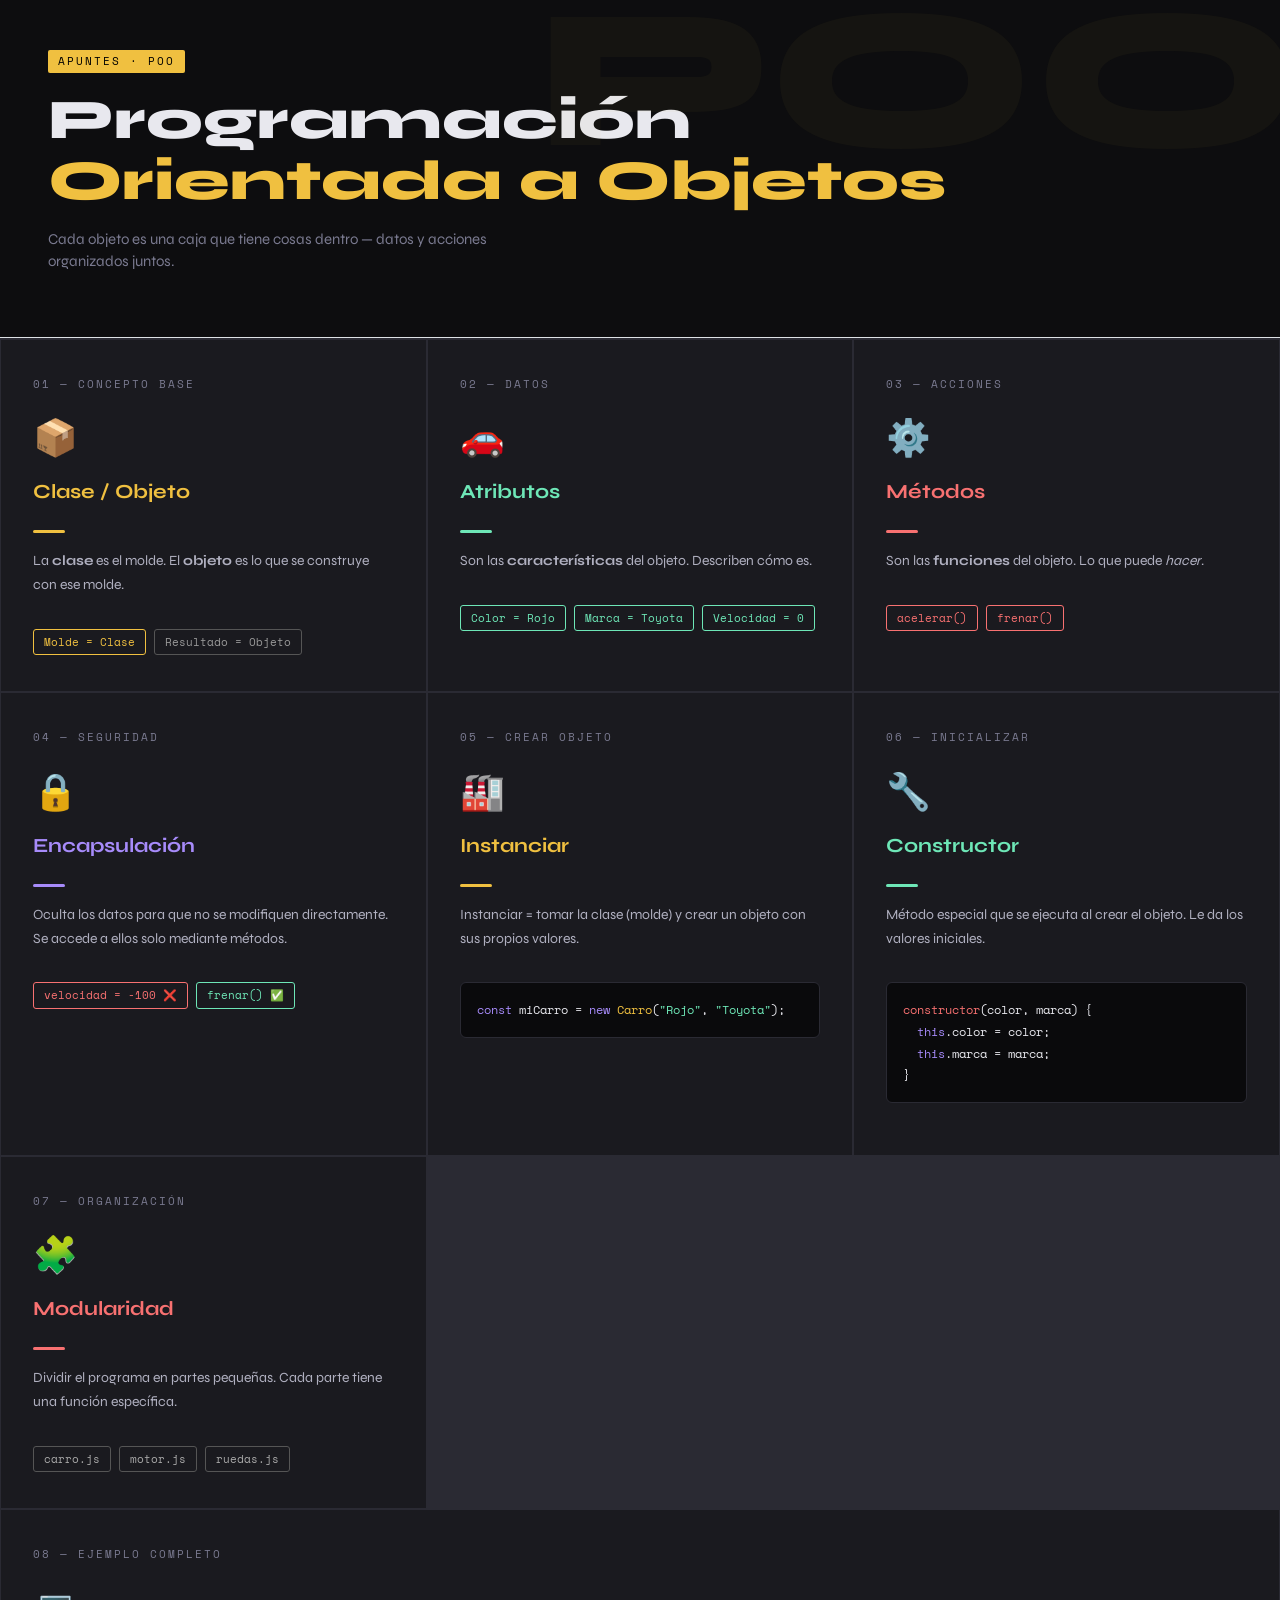
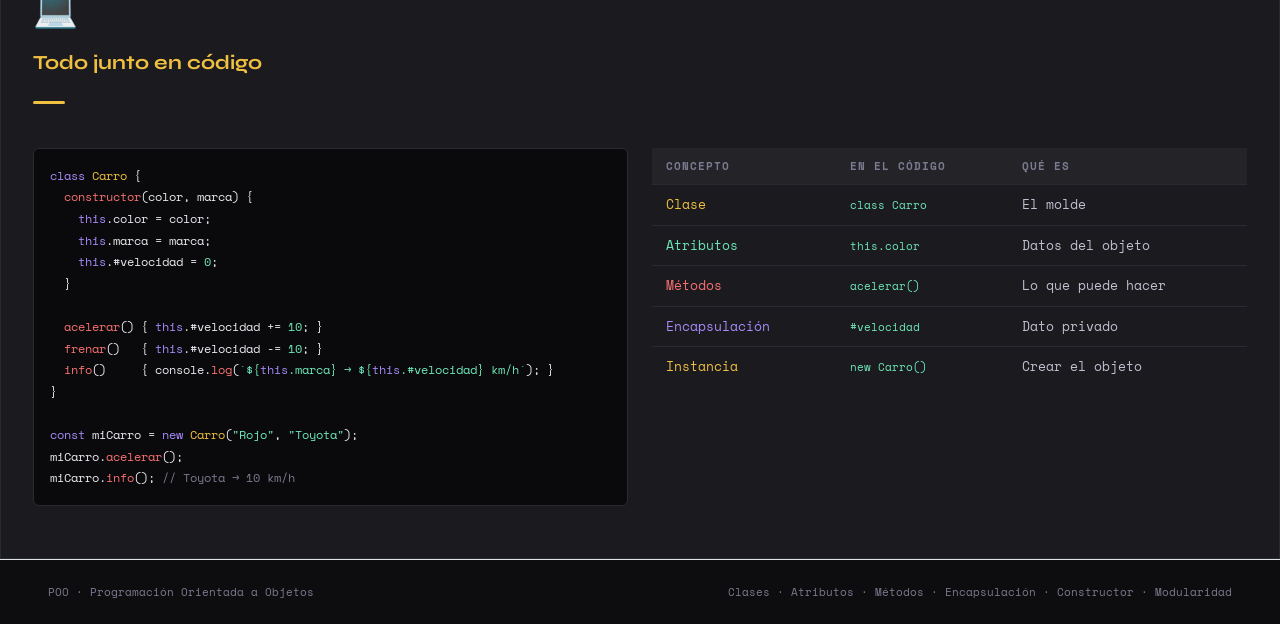
<file: src/pages/index.html>
<!DOCTYPE html>
<html lang="es">
<head>
<meta charset="UTF-8">
<meta name="viewport" content="width=device-width, initial-scale=1.0">
<title>POO – Programación Orientada a Objetos</title>
<link href="https://fonts.googleapis.com/css2?family=Space+Mono:wght@400;700&family=Syne:wght@400;700;800&display=swap" rel="stylesheet">
<link href="https://cdn.jsdelivr.net/npm/bootstrap@5.3.3/dist/css/bootstrap.min.css" rel="stylesheet">
<link rel="stylesheet" href="../styles/index.css">
</head>
<body>

<!-- HEADER -->
<header class="px-4 px-md-5 py-5 border-bottom">
  <div class="tag mb-3">APUNTES · POO</div>
  <h1>Programación<br><span>Orientada a Objetos</span></h1>
  <p class="subtitle mt-3">Cada objeto es una caja que tiene cosas dentro — datos y acciones organizados juntos.</p>
</header>

<!-- GRID DE CARDS -->
<div class="container-fluid px-0">
  <div class="row g-0 border-top" id="grid">

    <div class="col-12 col-md-6 col-lg-4 card-wrap">
      <div class="card h-100">
        <div class="card-num">01 — CONCEPTO BASE</div>
        <span class="card-icon">📦</span>
        <h2 class="accent">Clase / Objeto</h2>
        <div class="accent-line" style="background:var(--accent)"></div>
        <p>La <strong>clase</strong> es el molde. El <strong>objeto</strong> es lo que se construye con ese molde.</p>
        <div class="badge-list mt-3">
          <span class="badge-custom" style="border-color:var(--accent);color:var(--accent)">Molde = Clase</span>
          <span class="badge-custom" style="border-color:#555;color:#999">Resultado = Objeto</span>
        </div>
      </div>
    </div>

    <div class="col-12 col-md-6 col-lg-4 card-wrap">
      <div class="card h-100">
        <div class="card-num">02 — DATOS</div>
        <span class="card-icon">🚗</span>
        <h2 style="color:var(--accent2)">Atributos</h2>
        <div class="accent-line" style="background:var(--accent2)"></div>
        <p>Son las <strong>características</strong> del objeto. Describen cómo es.</p>
        <div class="badge-list mt-3">
          <span class="badge-custom" style="border-color:var(--accent2);color:var(--accent2)">Color = Rojo</span>
          <span class="badge-custom" style="border-color:var(--accent2);color:var(--accent2)">Marca = Toyota</span>
          <span class="badge-custom" style="border-color:var(--accent2);color:var(--accent2)">Velocidad = 0</span>
        </div>
      </div>
    </div>

    <div class="col-12 col-md-6 col-lg-4 card-wrap">
      <div class="card h-100">
        <div class="card-num">03 — ACCIONES</div>
        <span class="card-icon">⚙️</span>
        <h2 style="color:var(--accent3)">Métodos</h2>
        <div class="accent-line" style="background:var(--accent3)"></div>
        <p>Son las <strong>funciones</strong> del objeto. Lo que puede <em>hacer</em>.</p>
        <div class="badge-list mt-3">
          <span class="badge-custom" style="border-color:var(--accent3);color:var(--accent3)">acelerar()</span>
          <span class="badge-custom" style="border-color:var(--accent3);color:var(--accent3)">frenar()</span>
        </div>
      </div>
    </div>

    <div class="col-12 col-md-6 col-lg-4 card-wrap">
      <div class="card h-100">
        <div class="card-num">04 — SEGURIDAD</div>
        <span class="card-icon">🔒</span>
        <h2 style="color:var(--accent4)">Encapsulación</h2>
        <div class="accent-line" style="background:var(--accent4)"></div>
        <p>Oculta los datos para que no se modifiquen directamente. Se accede a ellos solo mediante métodos.</p>
        <div class="badge-list mt-3">
          <span class="badge-custom" style="border-color:var(--accent3);color:var(--accent3)">velocidad = -100 ❌</span>
          <span class="badge-custom" style="border-color:var(--accent2);color:var(--accent2)">frenar() ✅</span>
        </div>
      </div>
    </div>

    <div class="col-12 col-md-6 col-lg-4 card-wrap">
      <div class="card h-100">
        <div class="card-num">05 — CREAR OBJETO</div>
        <span class="card-icon">🏭</span>
        <h2 class="accent">Instanciar</h2>
        <div class="accent-line" style="background:var(--accent)"></div>
        <p>Instanciar = tomar la clase (molde) y crear un objeto con sus propios valores.</p>
        <pre class="code-block mt-3"><span class="kw">const</span> miCarro = <span class="kw">new</span> <span class="cls">Carro</span>(<span class="str">"Rojo"</span>, <span class="str">"Toyota"</span>);</pre>
      </div>
    </div>

    <div class="col-12 col-md-6 col-lg-4 card-wrap">
      <div class="card h-100">
        <div class="card-num">06 — INICIALIZAR</div>
        <span class="card-icon">🔧</span>
        <h2 style="color:var(--accent2)">Constructor</h2>
        <div class="accent-line" style="background:var(--accent2)"></div>
        <p>Método especial que se ejecuta al crear el objeto. Le da los valores iniciales.</p>
        <pre class="code-block mt-3"><span class="fn">constructor</span>(color, marca) {
  <span class="kw">this</span>.color = color;
  <span class="kw">this</span>.marca = marca;
}</pre>
      </div>
    </div>

    <div class="col-12 col-md-6 col-lg-4 card-wrap">
      <div class="card h-100">
        <div class="card-num">07 — ORGANIZACIÓN</div>
        <span class="card-icon">🧩</span>
        <h2 style="color:var(--accent3)">Modularidad</h2>
        <div class="accent-line" style="background:var(--accent3)"></div>
        <p>Dividir el programa en partes pequeñas. Cada parte tiene una función específica.</p>
        <div class="badge-list mt-3">
          <span class="badge-custom" style="border-color:#555;color:#aaa">carro.js</span>
          <span class="badge-custom" style="border-color:#555;color:#aaa">motor.js</span>
          <span class="badge-custom" style="border-color:#555;color:#aaa">ruedas.js</span>
        </div>
      </div>
    </div>

    <!-- CARD WIDE -->
    <div class="col-12 card-wrap">
      <div class="card">
        <div class="card-num">08 — EJEMPLO COMPLETO</div>
        <span class="card-icon">💻</span>
        <h2 class="accent">Todo junto en código</h2>
        <div class="accent-line" style="background:var(--accent)"></div>

        <div class="row g-4 mt-1">
          <div class="col-12 col-lg-6">
            <pre class="code-block"><span class="kw">class</span> <span class="cls">Carro</span> {
  <span class="fn">constructor</span>(color, marca) {
    <span class="kw">this</span>.color = color;
    <span class="kw">this</span>.marca = marca;
    <span class="kw">this</span>.#velocidad = <span class="str">0</span>;
  }

  <span class="fn">acelerar</span>() { <span class="kw">this</span>.#velocidad += <span class="str">10</span>; }
  <span class="fn">frenar</span>()   { <span class="kw">this</span>.#velocidad -= <span class="str">10</span>; }
  <span class="fn">info</span>()     { console.<span class="fn">log</span>(<span class="str">`${<span class="kw">this</span>.marca} → ${<span class="kw">this</span>.#velocidad} km/h`</span>); }
}

<span class="kw">const</span> miCarro = <span class="kw">new</span> <span class="cls">Carro</span>(<span class="str">"Rojo"</span>, <span class="str">"Toyota"</span>);
miCarro.<span class="fn">acelerar</span>();
miCarro.<span class="fn">info</span>(); <span class="cm">// Toyota → 10 km/h</span></pre>
          </div>
          <div class="col-12 col-lg-6">
            <table class="table-custom w-100">
              <thead>
                <tr>
                  <th>CONCEPTO</th>
                  <th>EN EL CÓDIGO</th>
                  <th>QUÉ ES</th>
                </tr>
              </thead>
              <tbody>
                <tr><td style="color:var(--accent)">Clase</td><td><code>class Carro</code></td><td>El molde</td></tr>
                <tr><td style="color:var(--accent2)">Atributos</td><td><code>this.color</code></td><td>Datos del objeto</td></tr>
                <tr><td style="color:var(--accent3)">Métodos</td><td><code>acelerar()</code></td><td>Lo que puede hacer</td></tr>
                <tr><td style="color:var(--accent4)">Encapsulación</td><td><code>#velocidad</code></td><td>Dato privado</td></tr>
                <tr><td style="color:var(--accent)">Instancia</td><td><code>new Carro()</code></td><td>Crear el objeto</td></tr>
              </tbody>
            </table>
          </div>
        </div>

      </div>
    </div>

  </div>
</div>

<!-- FOOTER -->
<footer class="d-flex justify-content-between flex-wrap gap-2 px-4 px-md-5 py-4 border-top">
  <span>POO · Programación Orientada a Objetos</span>
  <span>Clases · Atributos · Métodos · Encapsulación · Constructor · Modularidad</span>
</footer>

<script src="https://cdn.jsdelivr.net/npm/bootstrap@5.3.3/dist/js/bootstrap.bundle.min.js"></script>
<script src="../js/index.js"></script>
</body>
</html>
</file>
<file: src/styles/index.css>
:root {
  --bg: #0d0d0f;
  --card: #1a1a1f;
  --border: #2a2a33;
  --accent: #f0c040;
  --accent2: #6ee7b7;
  --accent3: #f87171;
  --accent4: #a78bfa;
  --text: #e8e8ee;
  --muted: #7a7a90;
  --mono: 'Space Mono', monospace;
  --sans: 'Syne', sans-serif;
}

* { margin: 0; padding: 0; box-sizing: border-box; }

body {
  background: var(--bg);
  color: var(--text);
  font-family: var(--sans);
  overflow-x: hidden;
}

/* HEADER */
header {
  border-color: var(--border) !important;
  position: relative;
  overflow: hidden;
}
header::before {
  content: 'POO';
  position: absolute;
  right: -20px;
  top: -20px;
  font-size: 200px;
  font-weight: 800;
  color: rgba(240,192,64,0.04);
  pointer-events: none;
  line-height: 1;
}

.tag {
  display: inline-block;
  font-family: var(--mono);
  font-size: 11px;
  background: var(--accent);
  color: #000;
  padding: 3px 10px;
  border-radius: 2px;
  letter-spacing: 2px;
}

h1 {
  font-family: var(--sans);
  font-size: clamp(28px, 6vw, 56px);
  font-weight: 800;
  line-height: 1.1;
}
h1 span, .accent { color: var(--accent); }

.subtitle {
  color: var(--muted);
  font-size: 15px;
  max-width: 480px;
}

/* GRID */
#grid {
  background: var(--border);
  border-color: var(--border) !important;
}

.card-wrap { padding: 1px; background: var(--border); }

/* CARD — override Bootstrap */
.card {
  background: var(--card) !important;
  border: none !important;
  border-radius: 0 !important;
  padding: 36px 32px;
  color: var(--text);
  transition: background 0.2s;
  animation: fadeUp 0.4s ease both;
}
.card:hover { background: #1f1f26 !important; }

.card:nth-child(1) { animation-delay: 0.05s; }
.card:nth-child(2) { animation-delay: 0.10s; }
.card:nth-child(3) { animation-delay: 0.15s; }
.card:nth-child(4) { animation-delay: 0.20s; }
.card:nth-child(5) { animation-delay: 0.25s; }
.card:nth-child(6) { animation-delay: 0.30s; }
.card:nth-child(7) { animation-delay: 0.35s; }

.card-num {
  font-family: var(--mono);
  font-size: 11px;
  color: var(--muted);
  letter-spacing: 2px;
  margin-bottom: 20px;
}

.card-icon {
  font-size: 36px;
  margin-bottom: 14px;
  display: block;
}

.card h2 {
  font-size: 20px;
  font-weight: 700;
  margin-bottom: 10px;
}

.card p {
  font-size: 14px;
  color: #b0b0c0;
  line-height: 1.7;
}

.accent-line {
  width: 32px;
  height: 3px;
  border-radius: 2px;
  margin: 16px 0;
}

/* BADGES */
.badge-list {
  display: flex;
  flex-wrap: wrap;
  gap: 8px;
}
.badge-custom {
  font-family: var(--mono);
  font-size: 11px;
  padding: 4px 10px;
  border-radius: 3px;
  border: 1px solid;
}

/* CODE */
.code-block {
  background: #0a0a0c;
  border: 1px solid var(--border);
  border-radius: 6px;
  padding: 16px;
  font-family: var(--mono);
  font-size: 12px;
  line-height: 1.8;
  overflow-x: auto;
  color: var(--text);
  white-space: pre;
}

.kw  { color: var(--accent4); }
.cls { color: var(--accent); }
.str { color: var(--accent2); }
.cm  { color: var(--muted); }
.fn  { color: var(--accent3); }

/* TABLE */
.table-custom {
  border-collapse: collapse;
  font-size: 13px;
  font-family: var(--mono);
}
.table-custom th {
  text-align: left;
  padding: 10px 14px;
  background: rgba(255,255,255,0.04);
  color: var(--muted);
  letter-spacing: 1px;
  font-size: 11px;
}
.table-custom td {
  padding: 10px 14px;
  border-top: 1px solid var(--border);
  color: #c0c0d0;
}
.table-custom tr:hover td { background: rgba(255,255,255,0.02); }
.table-custom code {
  color: var(--accent2);
  background: transparent;
  font-family: var(--mono);
}

/* FOOTER */
footer {
  border-color: var(--border) !important;
  font-family: var(--mono);
  font-size: 11px;
  color: var(--muted);
}

/* ANIMATION */
@keyframes fadeUp {
  from { opacity: 0; transform: translateY(16px); }
  to   { opacity: 1; transform: translateY(0); }
}
</file>
